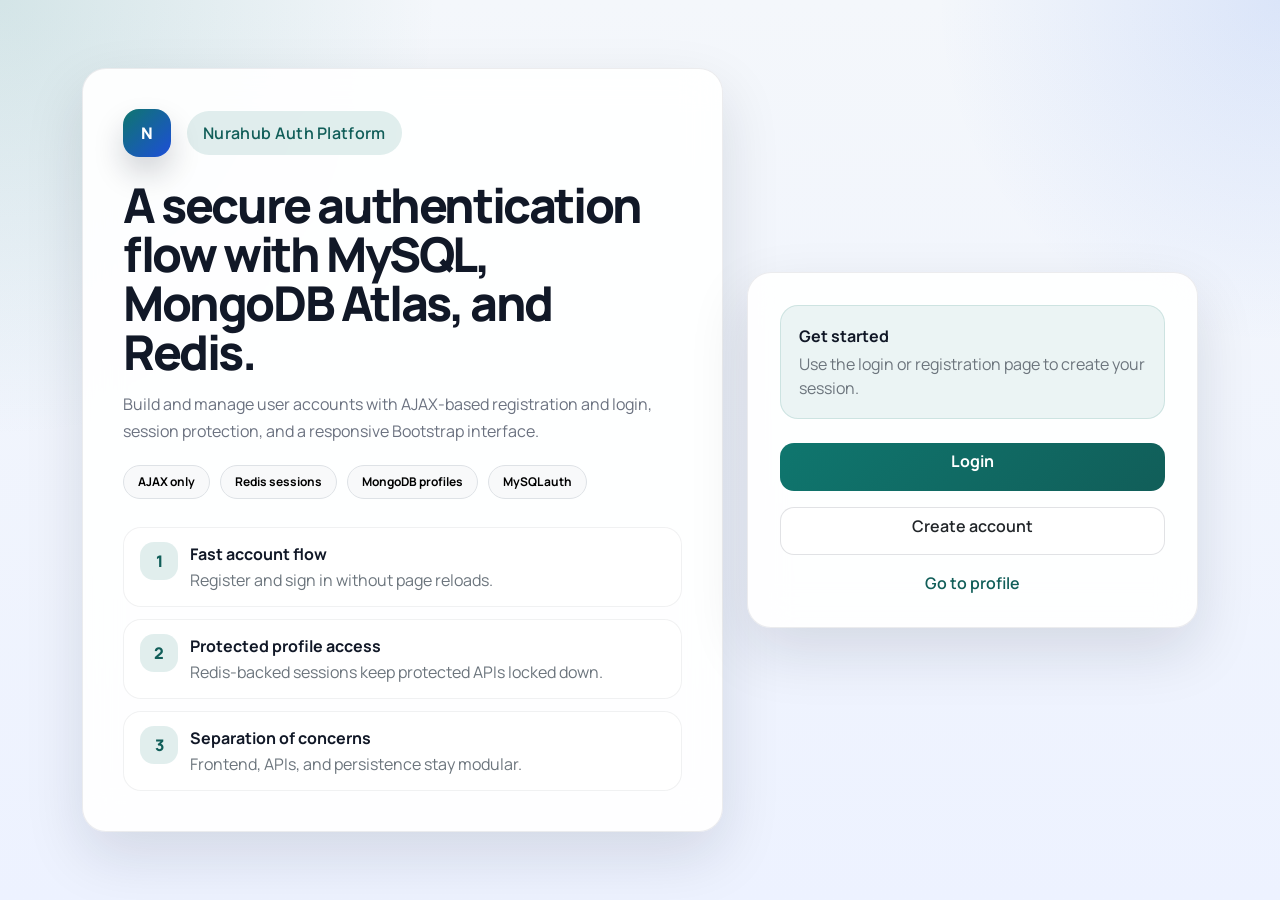
<file: index.html>
<!DOCTYPE html>
<html lang="en">
<head>
    <meta charset="UTF-8">
    <meta name="viewport" content="width=device-width, initial-scale=1.0">
    <title>Nurahub Secure Access</title>
    <link href="https://cdn.jsdelivr.net/npm/bootstrap@5.3.3/dist/css/bootstrap.min.css" rel="stylesheet">
    <link rel="stylesheet" href="assets/css/style.css">
</head>
<body>
    <main class="page-shell">
        <div class="container">
            <div class="row g-4 align-items-center">
                <div class="col-lg-7">
                    <div class="hero-panel h-100">
                        <div class="d-flex align-items-center gap-3">
                            <div class="brand-mark">N</div>
                            <div>
                                <div class="brand-badge">Nurahub Auth Platform</div>
                            </div>
                        </div>
                        <h1 class="page-title mt-4">A secure authentication flow with MySQL, MongoDB Atlas, and Redis.</h1>
                        <p class="page-subtitle">Build and manage user accounts with AJAX-based registration and login, session protection, and a responsive Bootstrap interface.</p>

                        <div class="landing-badges">
                            <span class="badge text-bg-light border">AJAX only</span>
                            <span class="badge text-bg-light border">Redis sessions</span>
                            <span class="badge text-bg-light border">MongoDB profiles</span>
                            <span class="badge text-bg-light border">MySQL auth</span>
                        </div>

                        <div class="feature-list">
                            <div class="feature-item">
                                <div class="feature-icon">1</div>
                                <div>
                                    <strong>Fast account flow</strong>
                                    <div class="text-secondary">Register and sign in without page reloads.</div>
                                </div>
                            </div>
                            <div class="feature-item">
                                <div class="feature-icon">2</div>
                                <div>
                                    <strong>Protected profile access</strong>
                                    <div class="text-secondary">Redis-backed sessions keep protected APIs locked down.</div>
                                </div>
                            </div>
                            <div class="feature-item">
                                <div class="feature-icon">3</div>
                                <div>
                                    <strong>Separation of concerns</strong>
                                    <div class="text-secondary">Frontend, APIs, and persistence stay modular.</div>
                                </div>
                            </div>
                        </div>
                    </div>
                </div>
                <div class="col-lg-5">
                    <div class="auth-panel">
                        <div class="surface-note mb-4">
                            <div class="fw-bold mb-1">Get started</div>
                            <div class="text-secondary">Use the login or registration page to create your session.</div>
                        </div>
                        <div class="d-grid gap-3">
                            <a class="btn btn-brand" href="login.html">Login</a>
                            <a class="btn btn-ghost" href="register.html">Create account</a>
                            <a class="helper-link text-center" href="profile.html">Go to profile</a>
                        </div>
                    </div>
                </div>
            </div>
        </div>
    </main>
</body>
</html>
</file>
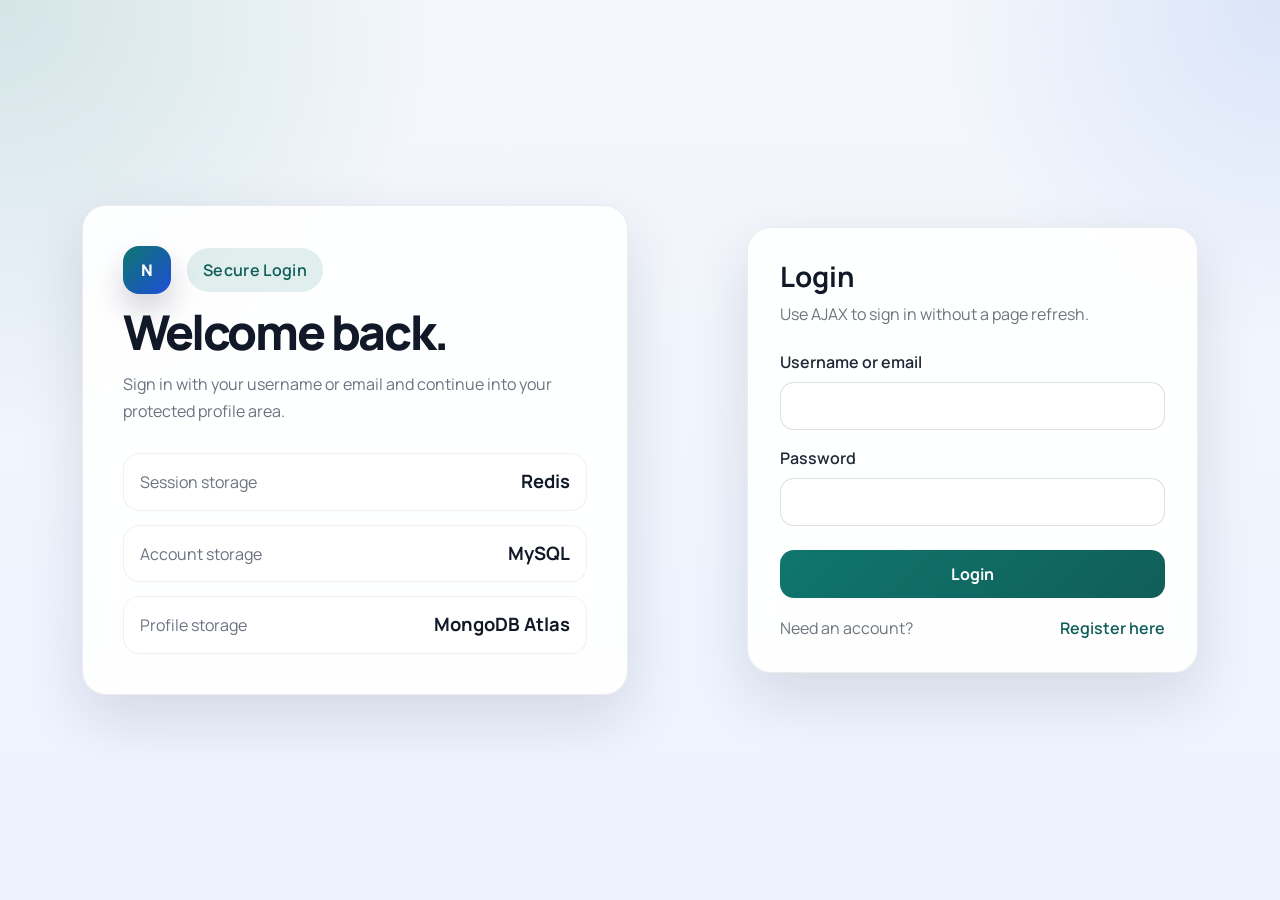
<file: login.html>
<!DOCTYPE html>
<html lang="en">
<head>
    <meta charset="UTF-8">
    <meta name="viewport" content="width=device-width, initial-scale=1.0">
    <title>Login | Nurahub</title>
    <link href="https://cdn.jsdelivr.net/npm/bootstrap@5.3.3/dist/css/bootstrap.min.css" rel="stylesheet">
    <link rel="stylesheet" href="assets/css/style.css">
</head>
<body>
    <main class="page-shell">
        <div class="container">
            <div class="row g-4 align-items-center">
                <div class="col-lg-6">
                    <div class="hero-panel h-100">
                        <div class="d-flex align-items-center gap-3">
                            <div class="brand-mark">N</div>
                            <div class="brand-badge">Secure Login</div>
                        </div>
                        <h1 class="page-title">Welcome back.</h1>
                        <p class="page-subtitle">Sign in with your username or email and continue into your protected profile area.</p>

                        <div class="hero-stack">
                            <div class="hero-stat">
                                <span>Session storage</span>
                                <strong>Redis</strong>
                            </div>
                            <div class="hero-stat">
                                <span>Account storage</span>
                                <strong>MySQL</strong>
                            </div>
                            <div class="hero-stat">
                                <span>Profile storage</span>
                                <strong>MongoDB Atlas</strong>
                            </div>
                        </div>
                    </div>
                </div>
                <div class="col-lg-5 ms-lg-auto">
                    <div class="auth-panel">
                        <div class="mb-4">
                            <h2 class="h3 fw-bold mb-2">Login</h2>
                            <p class="text-secondary mb-0">Use AJAX to sign in without a page refresh.</p>
                        </div>
                        <div id="loginAlert" class="alert alert-soft d-none" role="alert"></div>
                        <form id="loginForm" novalidate>
                            <div class="mb-3">
                                <label for="identifier" class="form-label">Username or email</label>
                                <input type="text" class="form-control" id="identifier" name="identifier" autocomplete="username" required>
                            </div>
                            <div class="mb-4">
                                <label for="password" class="form-label">Password</label>
                                <input type="password" class="form-control" id="password" name="password" autocomplete="current-password" required>
                            </div>
                            <button type="submit" class="btn btn-brand w-100" id="loginSubmit">Login</button>
                        </form>
                        <div class="auth-footer">
                            <span class="text-secondary">Need an account?</span>
                            <a class="helper-link" href="register.html">Register here</a>
                        </div>
                    </div>
                </div>
            </div>
        </div>
    </main>
    <script src="https://code.jquery.com/jquery-3.7.1.min.js"></script>
    <script src="https://cdn.jsdelivr.net/npm/bootstrap@5.3.3/dist/js/bootstrap.bundle.min.js"></script>
    <script src="assets/js/login.js"></script>
</body>
</html>
</file>
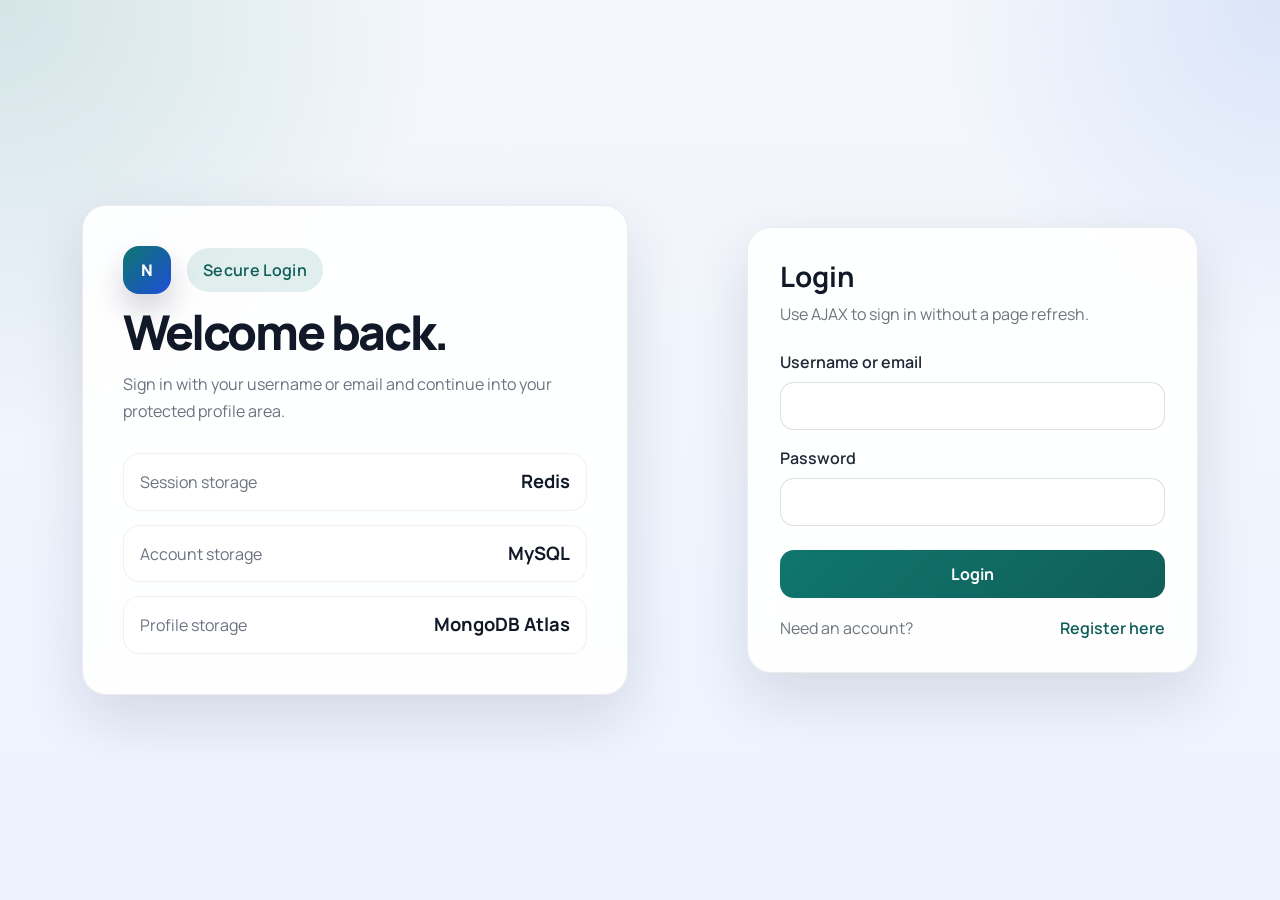
<file: profile.html>
<!DOCTYPE html>
<html lang="en">
<head>
    <meta charset="UTF-8">
    <meta name="viewport" content="width=device-width, initial-scale=1.0">
    <title>Profile | Nurahub</title>
    <link href="https://cdn.jsdelivr.net/npm/bootstrap@5.3.3/dist/css/bootstrap.min.css" rel="stylesheet">
    <link rel="stylesheet" href="assets/css/style.css">
</head>
<body>
    <main class="page-shell">
        <div class="container">
            <div class="row g-4">
                <div class="col-lg-4">
                    <div class="hero-panel h-100">
                        <div class="d-flex align-items-center gap-3 mb-4">
                            <div class="brand-mark">N</div>
                            <div class="brand-badge">Your profile</div>
                        </div>
                        <h1 class="page-title">Account center.</h1>
                        <p class="page-subtitle">Your authenticated session is stored in Redis and protected on every request.</p>

                        <div class="summary-box mt-4">
                            <div class="profile-summary">
                                <div class="profile-chip">Signed in user</div>
                                <div class="profile-info-grid">
                                    <div class="profile-info-card">
                                        <label>Username</label>
                                        <strong id="profileUsername">Loading...</strong>
                                    </div>
                                    <div class="profile-info-card">
                                        <label>Email</label>
                                        <strong id="profileEmail">Loading...</strong>
                                    </div>
                                </div>
                            </div>
                        </div>

                        <button type="button" class="btn btn-ghost w-100 mt-4" id="logoutButton">Logout</button>
                    </div>
                </div>
                <div class="col-lg-8">
                    <div class="profile-panel">
                        <div class="profile-header">
                            <div>
                                <h2 class="h3 fw-bold mb-2">Profile details</h2>
                                <p class="text-secondary mb-0">Edit your MongoDB-backed profile information without reloading the page.</p>
                            </div>
                        </div>
                        <div id="profileAlert" class="alert alert-soft d-none" role="alert"></div>
                        <form id="profileForm" novalidate>
                            <div class="row g-3">
                                <div class="col-md-6">
                                    <label for="name" class="form-label">Name</label>
                                    <input type="text" class="form-control" id="name" name="name" required>
                                </div>
                                <div class="col-md-6">
                                    <label for="age" class="form-label">Age</label>
                                    <input type="number" class="form-control" id="age" name="age" min="1" max="120" required>
                                </div>
                                <div class="col-12">
                                    <label for="bio" class="form-label">Bio</label>
                                    <textarea class="form-control profile-bio" id="bio" name="bio" rows="5"></textarea>
                                </div>
                                <div class="col-12">
                                    <label for="interests" class="form-label">Interests</label>
                                    <input type="text" class="form-control" id="interests" name="interests" placeholder="Design, PHP, APIs, MongoDB">
                                    <div class="interest-list" id="interestPreview"></div>
                                </div>
                                <div class="col-12 d-grid d-sm-flex gap-3 mt-2">
                                    <button type="submit" class="btn btn-brand" id="saveProfileButton">Save Profile</button>
                                </div>
                            </div>
                        </form>
                    </div>
                </div>
            </div>
        </div>
    </main>
    <script src="https://code.jquery.com/jquery-3.7.1.min.js"></script>
    <script src="https://cdn.jsdelivr.net/npm/bootstrap@5.3.3/dist/js/bootstrap.bundle.min.js"></script>
    <script src="assets/js/profile.js"></script>
</body>
</html>
</file>
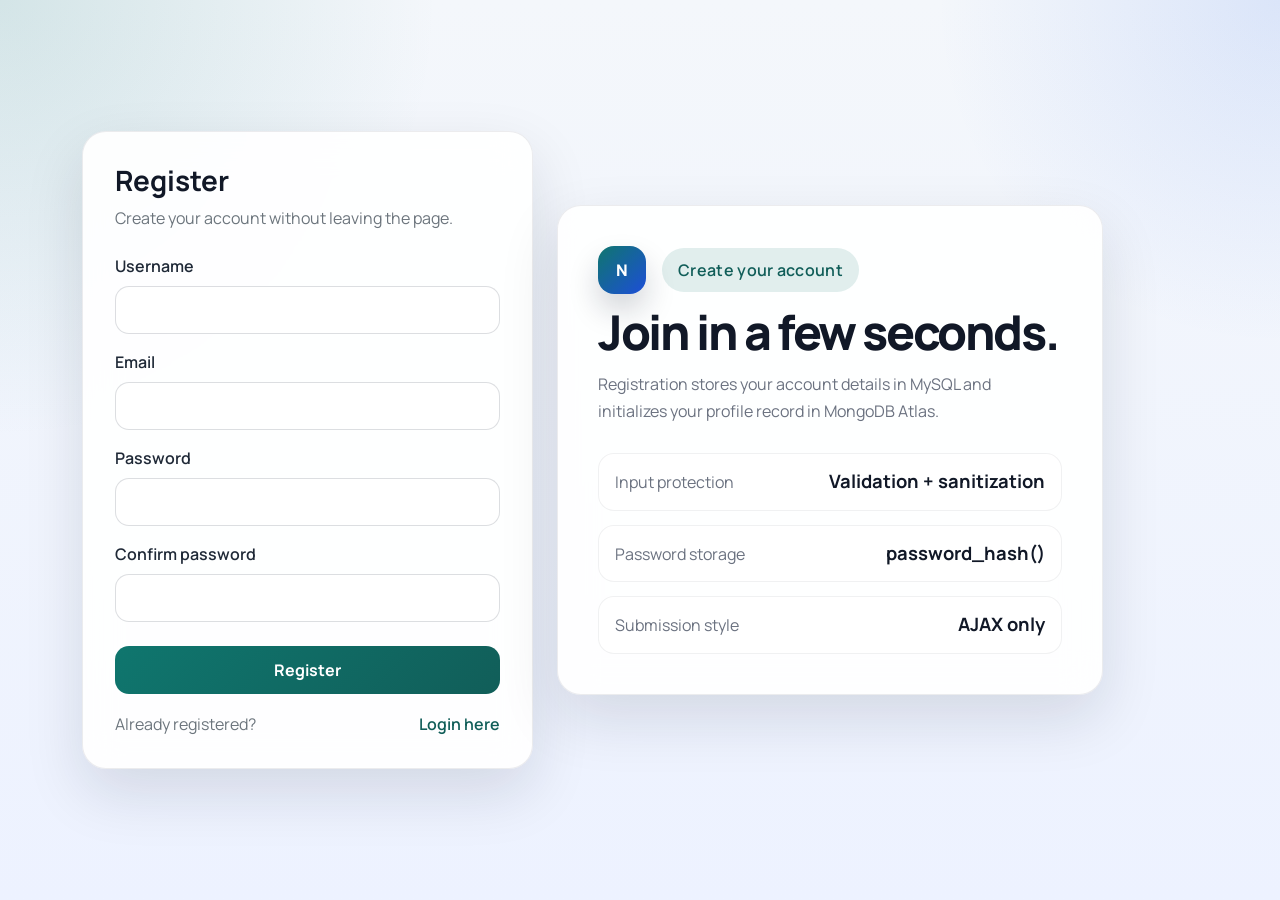
<file: register.html>
<!DOCTYPE html>
<html lang="en">
<head>
    <meta charset="UTF-8">
    <meta name="viewport" content="width=device-width, initial-scale=1.0">
    <title>Register | Nurahub</title>
    <link href="https://cdn.jsdelivr.net/npm/bootstrap@5.3.3/dist/css/bootstrap.min.css" rel="stylesheet">
    <link rel="stylesheet" href="assets/css/style.css">
</head>
<body>
    <main class="page-shell">
        <div class="container">
            <div class="row g-4 align-items-center">
                <div class="col-lg-6 order-lg-2">
                    <div class="hero-panel h-100">
                        <div class="d-flex align-items-center gap-3">
                            <div class="brand-mark">N</div>
                            <div class="brand-badge">Create your account</div>
                        </div>
                        <h1 class="page-title">Join in a few seconds.</h1>
                        <p class="page-subtitle">Registration stores your account details in MySQL and initializes your profile record in MongoDB Atlas.</p>

                        <div class="hero-stack">
                            <div class="hero-stat">
                                <span>Input protection</span>
                                <strong>Validation + sanitization</strong>
                            </div>
                            <div class="hero-stat">
                                <span>Password storage</span>
                                <strong>password_hash()</strong>
                            </div>
                            <div class="hero-stat">
                                <span>Submission style</span>
                                <strong>AJAX only</strong>
                            </div>
                        </div>
                    </div>
                </div>
                <div class="col-lg-5 order-lg-1">
                    <div class="auth-panel">
                        <div class="mb-4">
                            <h2 class="h3 fw-bold mb-2">Register</h2>
                            <p class="text-secondary mb-0">Create your account without leaving the page.</p>
                        </div>
                        <div id="registerAlert" class="alert alert-soft d-none" role="alert"></div>
                        <form id="registerForm" novalidate>
                            <div class="mb-3">
                                <label for="username" class="form-label">Username</label>
                                <input type="text" class="form-control" id="username" name="username" autocomplete="username" required>
                            </div>
                            <div class="mb-3">
                                <label for="email" class="form-label">Email</label>
                                <input type="email" class="form-control" id="email" name="email" autocomplete="email" required>
                            </div>
                            <div class="mb-3">
                                <label for="password" class="form-label">Password</label>
                                <input type="password" class="form-control" id="password" name="password" autocomplete="new-password" required>
                            </div>
                            <div class="mb-4">
                                <label for="confirm_password" class="form-label">Confirm password</label>
                                <input type="password" class="form-control" id="confirm_password" name="confirm_password" autocomplete="new-password" required>
                            </div>
                            <button type="submit" class="btn btn-brand w-100" id="registerSubmit">Register</button>
                        </form>
                        <div class="auth-footer">
                            <span class="text-secondary">Already registered?</span>
                            <a class="helper-link" href="login.html">Login here</a>
                        </div>
                    </div>
                </div>
            </div>
        </div>
    </main>
    <script src="https://code.jquery.com/jquery-3.7.1.min.js"></script>
    <script src="https://cdn.jsdelivr.net/npm/bootstrap@5.3.3/dist/js/bootstrap.bundle.min.js"></script>
    <script src="assets/js/register.js"></script>
</body>
</html>
</file>
<file: assets/css/style.css>
@import url('https://fonts.googleapis.com/css2?family=Manrope:wght@400;500;600;700;800&display=swap');

:root {
    --page-bg: #f4f7fb;
    --page-bg-2: #edf2ff;
    --surface: rgba(255, 255, 255, 0.92);
    --surface-border: rgba(15, 23, 42, 0.08);
    --text: #111827;
    --muted: #6b7280;
    --brand: #0f766e;
    --brand-dark: #115e59;
    --brand-soft: rgba(15, 118, 110, 0.12);
    --danger: #dc2626;
    --shadow: 0 24px 60px rgba(15, 23, 42, 0.12);
}

* {
    box-sizing: border-box;
}

html, body {
    min-height: 100%;
}

body {
    margin: 0;
    font-family: 'Manrope', sans-serif;
    color: var(--text);
    background:
        radial-gradient(circle at top left, rgba(15, 118, 110, 0.14), transparent 28%),
        radial-gradient(circle at right top, rgba(37, 99, 235, 0.12), transparent 22%),
        linear-gradient(180deg, var(--page-bg), var(--page-bg-2));
}

.page-shell {
    min-height: 100vh;
    display: flex;
    align-items: center;
    padding: 32px 0;
}

.brand-badge {
    display: inline-flex;
    align-items: center;
    gap: 10px;
    padding: 10px 16px;
    border-radius: 999px;
    background: var(--brand-soft);
    color: var(--brand-dark);
    font-weight: 600;
    letter-spacing: 0.02em;
}

.hero-panel,
.auth-panel,
.profile-panel {
    background: var(--surface);
    border: 1px solid var(--surface-border);
    border-radius: 24px;
    box-shadow: var(--shadow);
    backdrop-filter: blur(18px);
}

.hero-panel {
    padding: 40px;
    height: 100%;
}

.auth-panel,
.profile-panel {
    padding: 32px;
}

.section-title {
    font-size: clamp(2rem, 4vw, 3.4rem);
    line-height: 1.05;
    font-weight: 800;
    margin: 18px 0 16px;
    letter-spacing: -0.04em;
}

.section-copy {
    color: var(--muted);
    font-size: 1.05rem;
    line-height: 1.7;
}

.stat-grid {
    display: grid;
    grid-template-columns: repeat(3, minmax(0, 1fr));
    gap: 16px;
    margin-top: 30px;
}

.stat-card {
    padding: 18px;
    border-radius: 18px;
    background: rgba(255, 255, 255, 0.72);
    border: 1px solid rgba(15, 23, 42, 0.06);
}

.stat-card strong {
    display: block;
    font-size: 1.5rem;
}

.stat-card span {
    color: var(--muted);
    font-size: 0.92rem;
}

.form-label {
    font-weight: 600;
    color: #1f2937;
}

.form-control,
.form-select {
    border-radius: 14px;
    min-height: 48px;
    border-color: rgba(15, 23, 42, 0.14);
}

.form-control:focus,
.form-select:focus {
    border-color: var(--brand);
    box-shadow: 0 0 0 0.2rem rgba(15, 118, 110, 0.14);
}

.btn-brand {
    min-height: 48px;
    border-radius: 14px;
    background: linear-gradient(135deg, var(--brand), var(--brand-dark));
    border: 0;
    color: #fff;
    font-weight: 700;
}

.btn-brand:hover,
.btn-brand:focus {
    color: #fff;
    filter: brightness(1.03);
}

.btn-ghost {
    min-height: 48px;
    border-radius: 14px;
    border: 1px solid rgba(15, 23, 42, 0.12);
    background: #fff;
    font-weight: 600;
}

.helper-link {
    color: var(--brand-dark);
    font-weight: 600;
    text-decoration: none;
}

.helper-link:hover {
    text-decoration: underline;
}

.alert-soft {
    border-radius: 16px;
    border: 1px solid rgba(15, 23, 42, 0.08);
}

.profile-header {
    display: flex;
    align-items: center;
    justify-content: space-between;
    gap: 16px;
    margin-bottom: 24px;
}

.profile-meta {
    color: var(--muted);
}

.profile-bio {
    min-height: 140px;
    resize: vertical;
}

.brand-mark {
    width: 48px;
    height: 48px;
    border-radius: 16px;
    background: linear-gradient(135deg, var(--brand), #1d4ed8);
    color: #fff;
    display: inline-flex;
    align-items: center;
    justify-content: center;
    font-weight: 800;
    letter-spacing: 0.05em;
    box-shadow: 0 16px 30px rgba(15, 23, 42, 0.18);
}

.feature-list {
    display: grid;
    gap: 12px;
    margin-top: 28px;
}

.feature-item {
    display: flex;
    gap: 12px;
    align-items: flex-start;
    padding: 14px 16px;
    border-radius: 18px;
    background: rgba(255, 255, 255, 0.72);
    border: 1px solid rgba(15, 23, 42, 0.06);
}

.feature-item strong {
    display: block;
    margin-bottom: 2px;
}

.feature-icon {
    width: 38px;
    height: 38px;
    flex: 0 0 38px;
    border-radius: 14px;
    background: var(--brand-soft);
    color: var(--brand-dark);
    display: inline-flex;
    align-items: center;
    justify-content: center;
    font-weight: 800;
}

.surface-note {
    border-radius: 18px;
    padding: 18px;
    background: rgba(15, 118, 110, 0.08);
    border: 1px solid rgba(15, 118, 110, 0.14);
}

.hero-stack {
    display: grid;
    gap: 14px;
    margin-top: 28px;
}

.hero-stat {
    display: flex;
    align-items: center;
    justify-content: space-between;
    gap: 12px;
    padding: 14px 16px;
    border-radius: 16px;
    background: rgba(255, 255, 255, 0.72);
    border: 1px solid rgba(15, 23, 42, 0.06);
}

.hero-stat span {
    color: var(--muted);
}

.hero-stat strong {
    font-size: 1.15rem;
}

.page-title {
    font-size: clamp(2rem, 4vw, 3rem);
    line-height: 1.02;
    font-weight: 800;
    letter-spacing: -0.05em;
    margin: 14px 0 14px;
}

.page-subtitle {
    color: var(--muted);
    font-size: 1rem;
    line-height: 1.7;
}

.auth-footer {
    display: flex;
    align-items: center;
    justify-content: space-between;
    gap: 12px;
    margin-top: 18px;
    flex-wrap: wrap;
}

.profile-summary {
    display: grid;
    gap: 14px;
}

.profile-chip {
    display: inline-flex;
    align-items: center;
    gap: 8px;
    padding: 8px 12px;
    border-radius: 999px;
    background: rgba(15, 118, 110, 0.09);
    color: var(--brand-dark);
    font-weight: 700;
    font-size: 0.92rem;
}

.profile-info-grid {
    display: grid;
    grid-template-columns: repeat(2, minmax(0, 1fr));
    gap: 12px;
}

.profile-info-card {
    padding: 16px;
    border-radius: 18px;
    background: rgba(255, 255, 255, 0.72);
    border: 1px solid rgba(15, 23, 42, 0.06);
}

.profile-info-card label {
    display: block;
    color: var(--muted);
    font-size: 0.9rem;
    margin-bottom: 4px;
}

.profile-info-card strong {
    display: block;
    font-size: 1rem;
    word-break: break-word;
}

.summary-box {
    border-radius: 20px;
    padding: 18px;
    background: rgba(255, 255, 255, 0.72);
    border: 1px solid rgba(15, 23, 42, 0.06);
}

.summary-box .section-copy {
    margin-bottom: 0;
}

.landing-badges {
    display: flex;
    flex-wrap: wrap;
    gap: 10px;
    margin-top: 20px;
}

.landing-badges .badge {
    padding: 10px 14px;
    border-radius: 999px;
    font-weight: 700;
}

.interest-list {
    display: flex;
    flex-wrap: wrap;
    gap: 10px;
    margin-top: 14px;
}

.interest-pill {
    display: inline-flex;
    align-items: center;
    border-radius: 999px;
    padding: 8px 14px;
    background: var(--brand-soft);
    color: var(--brand-dark);
    font-weight: 600;
    font-size: 0.92rem;
}

@media (max-width: 991.98px) {
    .page-shell {
        padding: 18px 0;
    }

    .hero-panel,
    .auth-panel,
    .profile-panel {
        padding: 24px;
        border-radius: 20px;
    }

    .stat-grid {
        grid-template-columns: 1fr;
    }
}

@media (max-width: 575.98px) {
    .section-title {
        font-size: 2rem;
    }

    .page-title {
        font-size: 2rem;
    }

    .profile-header {
        align-items: flex-start;
        flex-direction: column;
    }

    .profile-info-grid {
        grid-template-columns: 1fr;
    }
}
</file>
